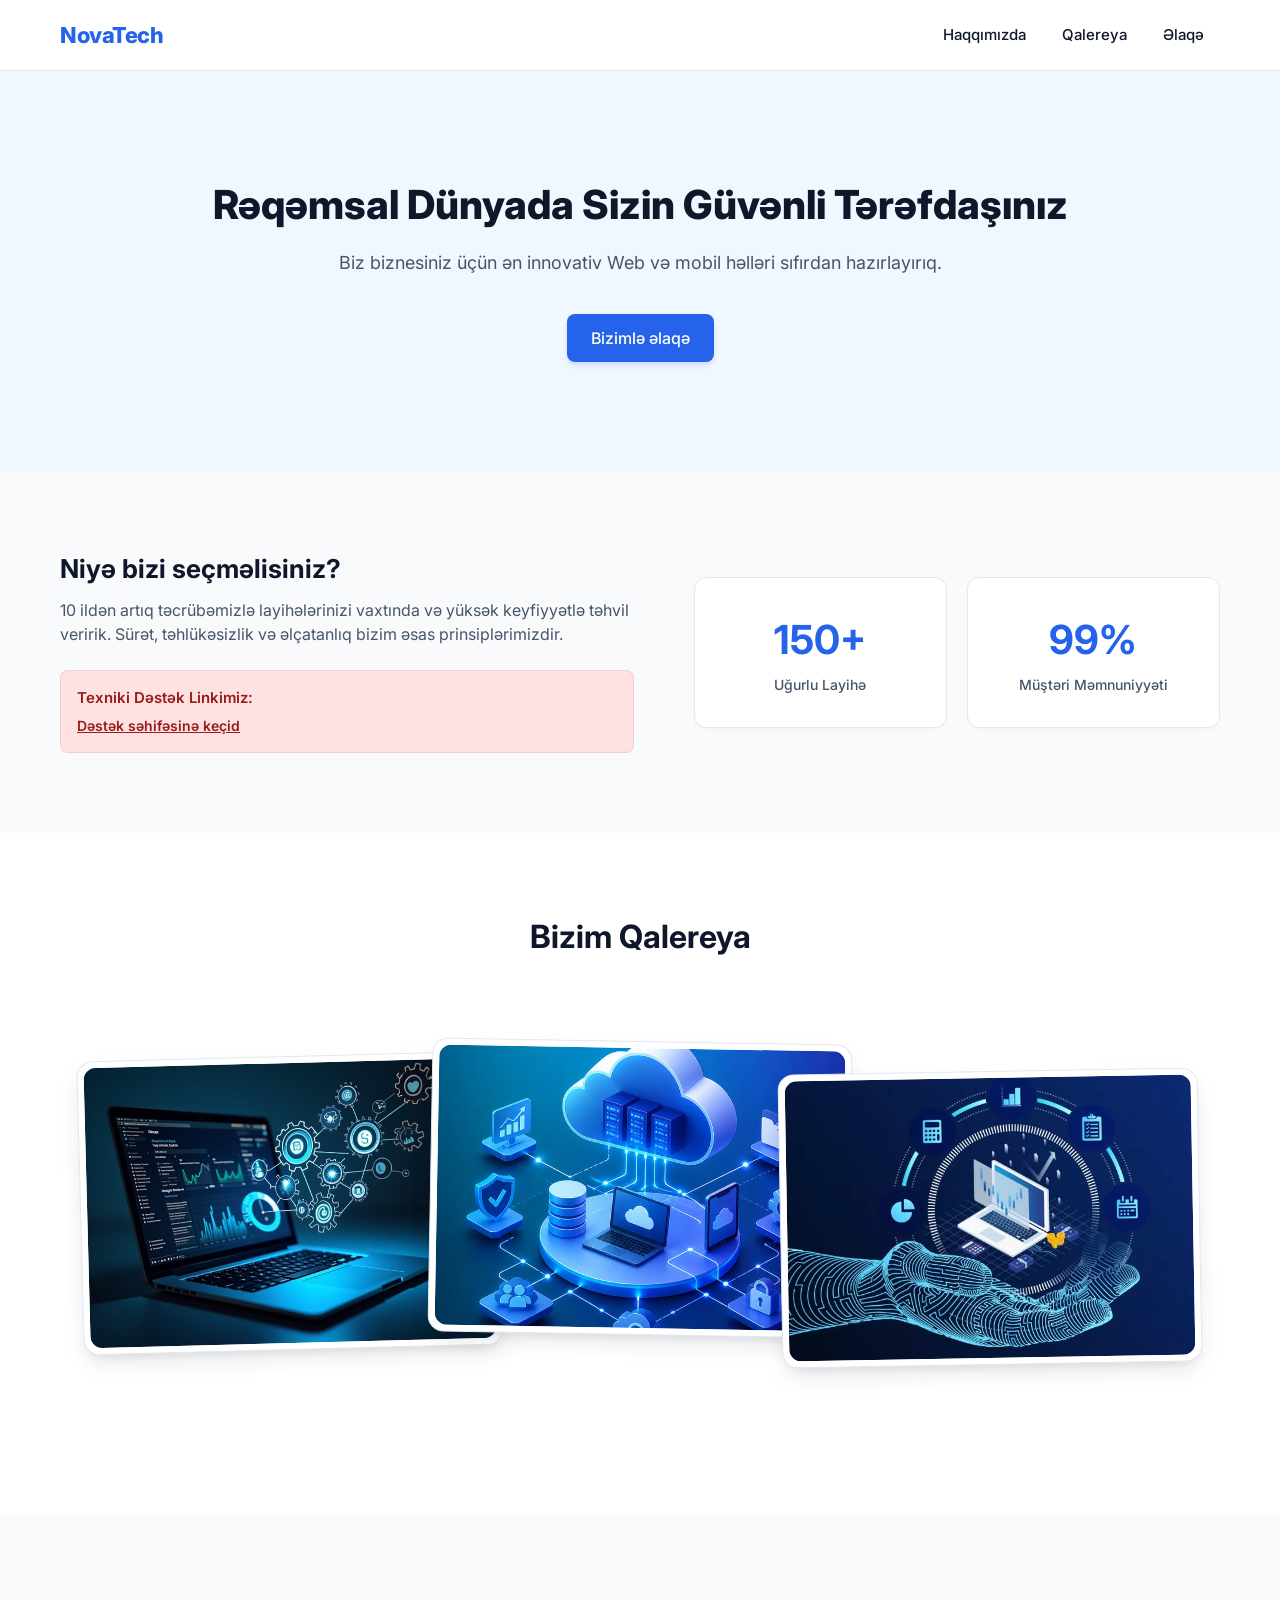
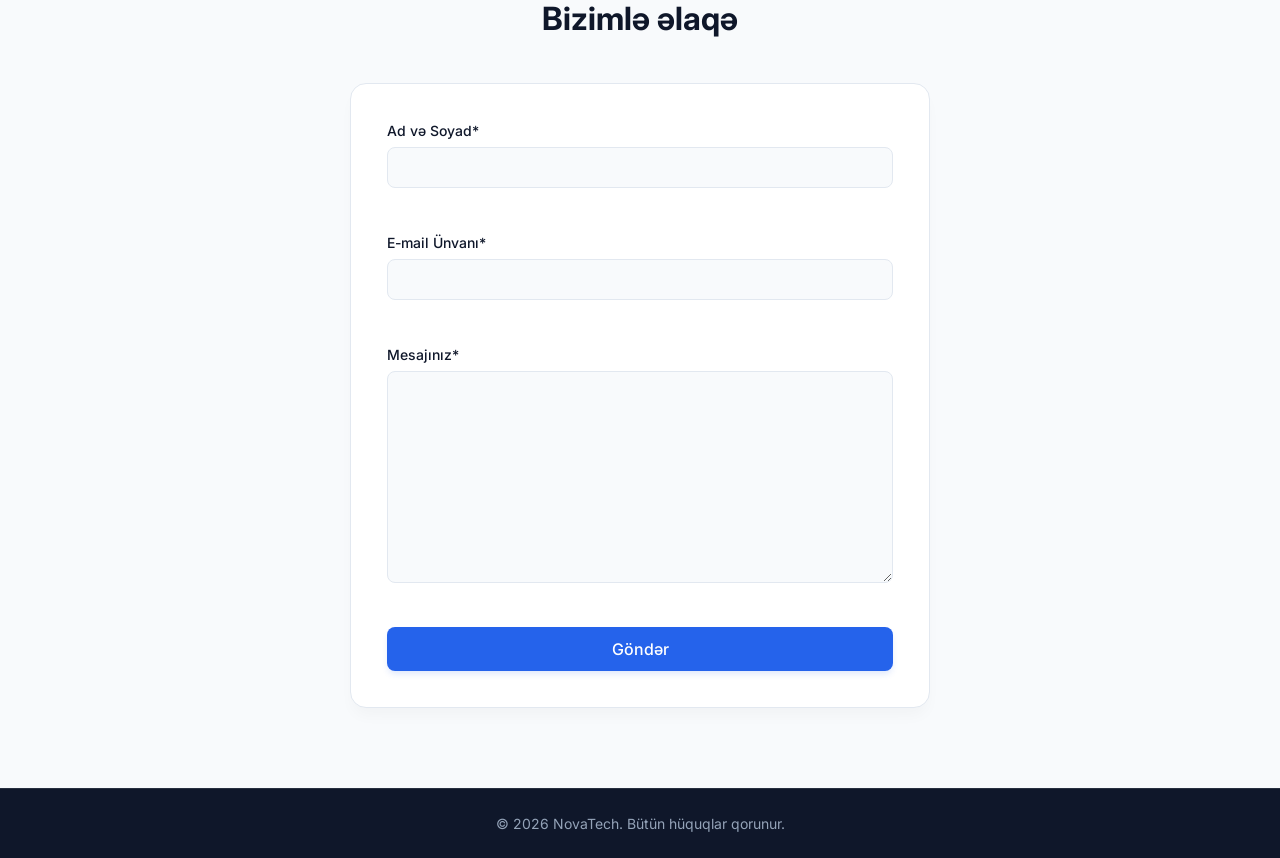
<file: index.html>
<!DOCTYPE html>
<html lang="az">

<head>
    <meta charset="UTF-8">
    <meta name="viewport" content="width=device-width, initial-scale=1.0">
    <title>NovaTech - Rəqəmsal Həllər</title>
    <link rel="stylesheet" href="styles.css">
    <link rel="preconnect" href="https://fonts.googleapis.com">
    <link rel="preconnect" href="https://fonts.gstatic.com" crossorigin>
    <link href="https://fonts.googleapis.com/css2?family=Inter:wght@400;500;600;700;800&display=swap" rel="stylesheet">
</head>

<body>
    <a href="#main-content" class="skip-link">Əsas məzmuna keçid</a>
    <header class="header">
        <div class="header__container">
            <a href="index.html" class="header__logo">NovaTech</a>
            <button class="header__toggle" id="menu-toggle" aria-expanded="false" aria-controls="main-nav"
                aria-label="Menyunu aç/bağla">
                <span class="header__toggle-bar"></span>
                <span class="header__toggle-bar"></span>
                <span class="header__toggle-bar"></span>
            </button>
            <nav class="header__nav" id="main-nav">
                <ul class="header__nav-list">
                    <li class="header__nav-item"><a href="#haqqimizda" class="header__nav-link">Haqqımızda</a></li>
                    <li class="header__nav-item"><a href="#galereya" class="header__nav-link">Qalereya</a></li>
                    <li class="header__nav-item"><a href="#elaqe" class="header__nav-link">Əlaqə</a></li>
                </ul>
            </nav>
            <div class="header__overlay" id="menu-overlay"></div>
        </div>
    </header>

    <main class="main-content" id="main-content" tabindex="-1">
        <!-- Hero Section -->
        <section class="hero">
            <div class="hero__container">
                <h1 class="hero__title">Rəqəmsal Dünyada Sizin Güvənli Tərəfdaşınız</h1>
                <p class="hero__description">Biz biznesiniz üçün ən innovativ Web və mobil həlləri sıfırdan
                    hazırlayırıq.</p>
                <a href="#elaqe" class="button button--primary hero__button">Bizimlə əlaqə</a>
            </div>
        </section>

        <!-- Haqqımızda Section -->
        <section class="about" id="haqqimizda">
            <div class="about__container">
                <div class="about__left">
                    <div class="about__content">
                        <h2 class="about__title">Niyə bizi seçməlisiniz?</h2>
                        <p class="about__text">10 ildən artıq təcrübəmizlə layihələrinizi vaxtında və yüksək keyfiyyətlə
                            təhvil veririk.
                            Sürət, təhlükəsizlik və əlçatanlıq bizim əsas prinsiplərimizdir.</p>
                    </div>
                    <div class="about__support">
                        <h3 class="about__support-title">Texniki Dəstək Linkimiz:</h3>
                        <a href="#" class="about__support-link">Dəstək səhifəsinə keçid</a>
                    </div>
                </div>
                <div class="about__right">
                    <div class="about__stat-card">
                        <span class="about__stat-number">150+</span>
                        <p class="about__stat-label">Uğurlu Layihə</p>
                    </div>
                    <div class="about__stat-card">
                        <span class="about__stat-number">99%</span>
                        <p class="about__stat-label">Müştəri Məmnuniyyəti</p>
                    </div>
                </div>
            </div>
        </section>

        <!-- Qalereya Section -->
        <section class="gallery" id="galereya">
            <div class="gallery__container">
                <h2 class="gallery__title">Bizim Qalereya</h2>
                <div class="gallery__grid">
                    <div class="gallery__item gallery__item--1" tabindex="0">
                        <img src="assets/tech1.jpeg" alt="Ofis mühiti və komanda işi" class="gallery__image">
                    </div>
                    <div class="gallery__item gallery__item--2" tabindex="0">
                        <img src="assets/tech2.jpeg" alt="Kompüterdə kod yazan proqramçı" class="gallery__image">
                    </div>
                    <div class="gallery__item gallery__item--3" tabindex="0">
                        <img src="assets/tech3.jpeg" alt="Müasir server otağı və şəbəkə avadanlıqları" class="gallery__image">
                    </div>
                </div>
            </div>
        </section>

        <!-- Əlaqə Section -->
        <section class="contact" id="elaqe">
            <div class="contact__container">
                <h2 class="contact__title">Bizimlə əlaqə</h2>
                <form action="#" method="POST" class="contact__form" netlify>
                    <div class="contact__form-group">
                        <label for="fullname" class="contact__label">Ad və Soyad*</label>
                        <input type="text" id="fullname" name="fullname" class="contact__input" autocomplete="name" aria-describedby="fullname-error">
                        <span class="contact__error" id="fullname-error" aria-live="polite"></span>
                    </div>
                    <div class="contact__form-group">
                        <label for="email" class="contact__label">E-mail Ünvanı*</label>
                        <input type="email" id="email" name="email" class="contact__input" autocomplete="email" aria-describedby="email-error">
                        <span class="contact__error" id="email-error" aria-live="polite"></span>
                    </div>
                    <div class="contact__form-group">
                        <label for="message" class="contact__label">Mesajınız*</label>
                        <textarea name="message" id="message" cols="30" rows="10" class="contact__textarea" aria-describedby="message-error"></textarea>
                        <span class="contact__error" id="message-error" aria-live="polite"></span>
                    </div>
                    <button type="submit" class="button button--submit contact__button" id="submit-btn">Göndər</button>
                    <div class="contact__success" id="form-success" aria-live="polite" hidden>
                        Mesajınız uğurla göndərildi! Tezliklə sizinlə əlaqə saxlayacağıq.
                    </div>
                </form>
            </div>
        </section>
    </main>

    <footer class="footer">
        <div class="footer__container">
            <p class="footer__text">&copy; 2026 NovaTech. Bütün hüquqlar qorunur.</p>
        </div>
    </footer>
    <script src="script.js"></script>
</body>

</html>
</file>
<file: styles.css>
:root {
    /* Rənglər */
    --primary-color: #2563eb;
    --primary-hover: #1d4ed8;

    --bg-primary: #ffffff;
    --bg-secondary: #f8fafc;
    --bg-hero: #f0f7ff;

    --text-main: #0f172a;
    --text-muted: #475569;
    --text-light: #94a3b8;

    --border-color: #e2e8f0;

    --alert-bg: #fee2e2;
    --alert-text: #991b1b;

    /* Validasiya rəngləri */
    --error-color: #dc2626;
    --error-text: #b91c1c;
    --error-bg: #fff5f5;
    --error-ring: rgba(220, 38, 38, 0.1);
    --error-ring-focus: rgba(220, 38, 38, 0.15);

    --success-color: #16a34a;
    --success-text: #15803d;
    --success-bg: #f0fdf4;
    --success-border: #bbf7d0;
    --success-ring: rgba(22, 163, 74, 0.12);

    /* Şriftlər */
    --font-sans: 'Inter', system-ui, -apple-system, sans-serif;
}

/* Base resets */
* {
    margin: 0;
    padding: 0;
    box-sizing: border-box;
}

/* Utility: scroll lock (JS tərəfindən tətbiq olunur, inline style əvəzinə) */
.body--no-scroll {
    overflow: hidden;
}

html {
    scroll-behavior: smooth;
}

section[id] {
    scroll-margin-top: 64px;
}

body {
    font-family: var(--font-sans);
    background-color: var(--bg-secondary);
    color: var(--text-main);
    line-height: 1.5;
    -webkit-font-smoothing: antialiased;
    -moz-osx-font-smoothing: grayscale;
}

/* Accessibility focus styles and Skip link */
.skip-link {
    position: absolute;
    top: -100px;
    left: 20px;
    background-color: var(--primary-color);
    color: var(--bg-primary);
    padding: 10px 20px;
    border-radius: 0 0 8px 8px;
    font-weight: 600;
    text-decoration: none;
    z-index: 10000;
    transition: top 0.2s ease;
}

.skip-link:focus-visible {
    top: 0;
    outline: 3px solid var(--text-main);
    outline-offset: 2px;
}

/* Reset default focus ring for keyboard users globally, replacing with consistent highly visible focus ring */
:focus-visible {
    outline: 3px solid var(--primary-color);
    outline-offset: 3px;
}

/* Custom focus styles for elements where default style is not ideal */
.button:focus-visible,
.header__logo:focus-visible,
.header__nav-link:focus-visible,
.about__support-link:focus-visible {
    outline: 3px solid var(--primary-color);
    outline-offset: 4px;
}

.contact__input:focus-visible,
.contact__textarea:focus-visible {
    outline: none;
    border-color: var(--primary-color);
    box-shadow: 0 0 0 3px rgba(37, 99, 235, 0.25);
    background-color: var(--bg-primary);
}

/* Layout container */
.header__container,
.hero__container,
.about__container,
.gallery__container,
.contact__container,
.footer__container {
    width: 100%;
    max-width: 1200px;
    margin: 0 auto;
    padding: 0 20px;
}

/* Reusable Button Block */
.button {
    display: inline-block;
    font-family: var(--font-sans);
    font-size: 16px;
    font-weight: 500;
    text-decoration: none;
    padding: 12px 24px;
    border-radius: 8px;
    border: none;
    cursor: pointer;
    text-align: center;
    transition: all 0.2s cubic-bezier(0.4, 0, 0.2, 1);
}

.button:active {
    transform: scale(0.98);
}

.button--primary {
    background-color: var(--primary-color);
    color: var(--bg-primary);
    box-shadow: 0 4px 6px -1px rgba(37, 99, 235, 0.15), 0 2px 4px -2px rgba(37, 99, 235, 0.15);
}

.button--primary:hover {
    background-color: var(--primary-hover);
    box-shadow: 0 4px 12px -1px rgba(37, 99, 235, 0.25), 0 2px 8px -2px rgba(37, 99, 235, 0.25);
}

.button--submit {
    background-color: var(--primary-color);
    color: var(--bg-primary);
    width: 100%;
    box-shadow: 0 4px 6px -1px rgba(37, 99, 235, 0.15);
}

.button--submit:hover {
    background-color: var(--primary-hover);
    box-shadow: 0 4px 12px -1px rgba(37, 99, 235, 0.25);
}

/* Header Section */
.header {
    background-color: var(--bg-primary);
    border-bottom: 1px solid var(--border-color);
    position: sticky;
    top: 0;
    z-index: 100;
}

.header__container {
    display: flex;
    flex-direction: row;
    align-items: center;
    justify-content: space-between;
    height: 64px;
    padding-top: 0;
    padding-bottom: 0;
}

.header__logo {
    font-size: 22px;
    font-weight: 800;
    letter-spacing: -0.5px;
    text-decoration: none;
    color: var(--primary-color);
    transition: opacity 0.2s ease;
}

.header__logo:hover {
    opacity: 0.9;
}

.header__toggle {
    display: flex;
    flex-direction: column;
    justify-content: space-between;
    width: 24px;
    height: 18px;
    background: transparent;
    border: none;
    cursor: pointer;
    padding: 0;
    z-index: 1100;
    position: relative;
}

.header__toggle:focus-visible {
    outline: 2px solid var(--primary-color);
    outline-offset: 4px;
}

.header__toggle-bar {
    display: block;
    width: 100%;
    height: 2px;
    background-color: var(--text-main);
    border-radius: 2px;
    transition: all 0.3s cubic-bezier(0.4, 0, 0.2, 1);
}

.header__toggle--active .header__toggle-bar:nth-child(1) {
    transform: translateY(8px) rotate(45deg);
}

.header__toggle--active .header__toggle-bar:nth-child(2) {
    opacity: 0;
    transform: translateX(-10px);
}

.header__toggle--active .header__toggle-bar:nth-child(3) {
    transform: translateY(-8px) rotate(-45deg);
}

.header__nav {
    position: fixed;
    top: 0;
    right: 0;
    height: 100dvh;
    width: 280px;
    max-width: 80%;
    background-color: var(--bg-primary);
    z-index: 1000;
    box-shadow: -4px 0 20px rgba(15, 23, 42, 0.08);
    display: flex;
    flex-direction: column;
    padding: 80px 24px 24px;
    transform: translateX(100%);
    visibility: hidden;
    transition: transform 0.3s cubic-bezier(0.4, 0, 0.2, 1), visibility 0.3s cubic-bezier(0.4, 0, 0.2, 1);
}

.header__nav--open {
    transform: translateX(0);
    visibility: visible;
}

.header__nav-list {
    display: flex;
    flex-direction: column;
    align-items: flex-start;
    gap: 16px;
    list-style: none;
    width: 100%;
}

.header__nav-item {
    width: 100%;
}

.header__nav-link {
    display: block;
    color: var(--text-main);
    text-decoration: none;
    font-weight: 500;
    font-size: 16px;
    padding: 12px 16px;
    border-radius: 8px;
    width: 100%;
    transition: all 0.2s ease;
}

.header__nav-link:hover {
    color: var(--primary-color);
    background-color: var(--bg-hero);
}

.header__overlay {
    position: fixed;
    top: 0;
    left: 0;
    width: 100%;
    height: 100%;
    background-color: rgba(15, 23, 42, 0.4);
    backdrop-filter: blur(4px);
    z-index: 999;
    opacity: 0;
    pointer-events: none;
    transition: opacity 0.3s ease;
}

.header__overlay--visible {
    opacity: 1;
    pointer-events: auto;
}

/* Hero Section */
.hero {
    background-color: var(--bg-hero);
    padding: 60px 0;
    text-align: center;
}

.hero__container {
    display: flex;
    flex-direction: column;
    align-items: center;
    gap: 20px;
}

.hero__title {
    font-size: 30px;
    font-weight: 800;
    line-height: 1.25;
    color: var(--text-main);
    max-width: 25ch;
}

.hero__description {
    font-size: 16px;
    font-weight: 400;
    color: var(--text-muted);
    max-width: 45ch;
}

.hero__button {
    margin-top: 10px;
}

/* About (Haqqımızda) Section */
.about {
    background-color: var(--bg-secondary);
    padding: 60px 0;
}

.about__container {
    display: flex;
    flex-direction: column;
    gap: 40px;
}

.about__left {
    display: flex;
    flex-direction: column;
    gap: 24px;
}

.about__content {
    display: flex;
    flex-direction: column;
    gap: 12px;
}

.about__title {
    font-size: 26px;
    font-weight: 700;
    line-height: 1.3;
    color: var(--text-main);
}

.about__text {
    font-size: 16px;
    color: var(--text-muted);
}

.about__support {
    background-color: var(--alert-bg);
    border: 1px solid rgba(153, 27, 27, 0.1);
    border-radius: 8px;
    padding: 16px;
    display: flex;
    flex-direction: column;
    gap: 6px;
}

.about__support-title {
    font-size: 15px;
    font-weight: 600;
    color: var(--alert-text);
}

.about__support-link {
    font-size: 14px;
    font-weight: 600;
    color: var(--alert-text);
    text-decoration: underline;
    transition: opacity 0.2s ease;
}

.about__support-link:hover {
    opacity: 0.85;
}

.about__right {
    display: flex;
    flex-direction: column;
    gap: 16px;
}

.about__stat-card {
    background-color: var(--bg-primary);
    border: 1px solid var(--border-color);
    border-radius: 12px;
    padding: 24px;
    text-align: center;
    box-shadow: 0 4px 6px -1px rgba(0, 0, 0, 0.02), 0 2px 4px -2px rgba(0, 0, 0, 0.02);
    transition: all 0.2s ease;
}

.about__stat-card:hover {
    transform: translateY(-2px);
    box-shadow: 0 8px 12px -3px rgba(0, 0, 0, 0.05), 0 4px 6px -4px rgba(0, 0, 0, 0.05);
}

.about__stat-number {
    display: block;
    font-size: 36px;
    font-weight: 700;
    color: var(--primary-color);
    margin-bottom: 4px;
}

.about__stat-label {
    font-size: 14px;
    font-weight: 500;
    color: var(--text-muted);
}

/* Gallery (Qalereya) Section */
.gallery {
    background-color: var(--bg-primary);
    padding: 60px 0 80px;
    overflow: hidden;
}

.gallery__title {
    font-size: 26px;
    font-weight: 700;
    color: var(--text-main);
    text-align: center;
    margin-bottom: 40px;
}

/* Mobile-first Overlapping Stacking Layout */
.gallery__grid {
    display: flex;
    flex-direction: column;
    align-items: center;
    padding: 10px 10px 30px;
    position: relative;
}

.gallery__item {
    position: relative;
    width: 100%;
    max-width: 420px;
    border-radius: 16px;
    background-color: var(--bg-primary);
    padding: 6px;
    border: 1px solid var(--border-color);
    box-shadow: 0 10px 25px -5px rgba(15, 23, 42, 0.12), 0 8px 10px -6px rgba(15, 23, 42, 0.08);
    transition: all 0.4s cubic-bezier(0.16, 1, 0.3, 1);
    outline: none;
}

/* Stacking & Overlapping with Z-Index */
.gallery__item--1 {
    z-index: 1;
}

.gallery__item--2 {
    z-index: 2;
    margin-top: -45px;
    transform: translateX(12px);
}

.gallery__item--3 {
    z-index: 3;
    margin-top: -45px;
    transform: translateX(-12px);
}

/* Hover & Focus Interaction - Brings active item to top */
.gallery__item:hover,
.gallery__item:focus,
.gallery__item:focus-within {
    z-index: 10 !important;
    transform: translateY(-8px) scale(1.03) rotate(0deg) !important;
    border-color: var(--primary-color);
    box-shadow: 0 20px 30px -5px rgba(37, 99, 235, 0.25), 0 12px 15px -8px rgba(15, 23, 42, 0.15);
}

.gallery__image {
    width: 100%;
    height: 220px;
    object-fit: cover;
    border-radius: 12px;
    display: block;
}

/* Contact (Əlaqə) Section */
.contact {
    background-color: var(--bg-secondary);
    padding: 60px 0;
}

.contact__title {
    font-size: 26px;
    font-weight: 700;
    color: var(--text-main);
    text-align: center;
    margin-bottom: 30px;
}

.contact__form {
    background-color: var(--bg-primary);
    border: 1px solid var(--border-color);
    border-radius: 16px;
    padding: 24px;
    box-shadow: 0 10px 15px -3px rgba(0, 0, 0, 0.03);
    display: flex;
    flex-direction: column;
    gap: 16px;
}

.contact__form-group {
    display: flex;
    flex-direction: column;
    gap: 6px;
}

.contact__label {
    font-size: 14px;
    font-weight: 500;
    color: var(--text-main);
}

.contact__input,
.contact__textarea {
    font-family: var(--font-sans);
    font-size: 15px;
    padding: 10px 14px;
    border: 1px solid var(--border-color);
    border-radius: 8px;
    width: 100%;
    background-color: var(--bg-secondary);
    transition: all 0.2s ease;
}

.contact__input:focus,
.contact__textarea:focus {
    outline: none;
    border-color: var(--primary-color);
    box-shadow: 0 0 0 3px rgba(37, 99, 235, 0.12);
    background-color: var(--bg-primary);
}

.contact__textarea {
    resize: vertical;
    min-height: 120px;
}


/* Contact Form — Validation Styles (Checkpoint 4) */

/* Invalid input field */
.contact__input--invalid,
.contact__textarea--invalid {
    border-color: var(--error-color);
    background-color: var(--error-bg);
    box-shadow: 0 0 0 3px var(--error-ring);
}

.contact__input--invalid:focus,
.contact__textarea--invalid:focus {
    border-color: var(--error-color);
    box-shadow: 0 0 0 3px var(--error-ring-focus);
    background-color: var(--error-bg);
}

/* Valid input field */
.contact__input--valid,
.contact__textarea--valid {
    border-color: var(--success-color);
    background-color: var(--success-bg);
}

.contact__input--valid:focus,
.contact__textarea--valid:focus {
    border-color: var(--success-color);
    box-shadow: 0 0 0 3px var(--success-ring);
    background-color: var(--success-bg);
}

/* Error message text */
.contact__error {
    display: block;
    font-size: 13px;
    font-weight: 500;
    color: var(--error-text); /* Tünd qırmızı - ağ fon üzərində kontrastı (6.5:1) təmin etmək üçün */
    min-height: 18px;
    opacity: 0;
    transform: translateY(-4px);
    transition: opacity 0.2s ease, transform 0.2s ease;
}

.contact__error:not(:empty) {
    opacity: 1;
    transform: translateY(0);
}

/* Success message */
.contact__success {
    background-color: var(--success-bg);
    border: 1px solid var(--success-border);
    border-radius: 8px;
    padding: 14px 18px;
    font-size: 14px;
    font-weight: 500;
    color: var(--success-text);
    text-align: center;
}

/* Shake animation for failed submit attempt */
@keyframes shake {
    0%, 100% { transform: translateX(0); }
    15%       { transform: translateX(-6px); }
    30%       { transform: translateX(6px); }
    45%       { transform: translateX(-4px); }
    60%       { transform: translateX(4px); }
    75%       { transform: translateX(-2px); }
    90%       { transform: translateX(2px); }
}

.contact__form--shake {
    animation: shake 0.45s ease;
}

/* Footer Section */
.footer {
    background-color: var(--text-main);
    border-top: 1px solid rgba(255, 255, 255, 0.1);
    padding: 24px 0;
}

.footer__text {
    font-size: 14px;
    color: var(--text-light);
    text-align: center;
}


/* ==========================================================================
   MEDIA QUERIES (Mobile-First Responsiveness)
   ========================================================================== */

/* 1. Tablet Breakpoint (min-width: 768px) */
@media (min-width: 768px) {
    section[id] {
        scroll-margin-top: 70px;
    }

    .header__container {
        flex-direction: row;
        justify-content: space-between;
        height: 70px;
        padding-top: 0;
        padding-bottom: 0;
    }

    .header__toggle {
        display: none;
    }

    .header__overlay {
        display: none;
    }

    .header__nav {
        position: static;
        height: auto;
        width: auto;
        max-width: none;
        background-color: transparent;
        box-shadow: none;
        padding: 0;
        transform: none;
        transition: none;
        display: block;
        visibility: visible;
    }

    .header__nav-list {
        flex-direction: row;
        align-items: center;
        gap: 4px;
    }

    .header__nav-link {
        display: inline-block;
        font-size: 15px;
        padding: 8px 16px;
        width: auto;
    }

    .hero {
        padding: 80px 0;
    }

    .hero__title {
        font-size: 36px;
        max-width: 30ch;
    }

    .hero__description {
        font-size: 18px;
        max-width: 55ch;
    }

    .about {
        padding: 80px 0;
    }

    .about__container {
        flex-direction: row;
        align-items: flex-start;
        gap: 30px;
    }

    .about__left {
        flex: 1.2;
    }

    .about__right {
        flex: 0.8;
        gap: 20px;
    }

    .gallery {
        padding: 80px 0 100px;
    }

    .gallery__title {
        font-size: 32px;
        margin-bottom: 50px;
    }

    /* Tablet Overlapping Grid Layout */
    .gallery__grid {
        display: grid;
        grid-template-columns: repeat(12, 1fr);
        padding: 20px 10px 40px;
        align-items: center;
    }

    .gallery__item {
        max-width: none;
    }

    .gallery__item--1 {
        grid-column: 1 / 8;
        grid-row: 1;
        z-index: 1;
        transform: none;
    }

    .gallery__item--2 {
        grid-column: 6 / 13;
        grid-row: 1;
        z-index: 2;
        margin-top: 40px;
        transform: none;
    }

    .gallery__item--3 {
        grid-column: 3 / 11;
        grid-row: 2;
        z-index: 3;
        margin-top: -60px;
        transform: none;
    }

    .gallery__image {
        height: 250px;
    }

    .contact {
        padding: 80px 0;
    }

    .contact__title {
        font-size: 32px;
        margin-bottom: 40px;
    }

    .contact__form {
        max-width: 580px;
        margin: 0 auto;
        padding: 36px;
        gap: 20px;
    }
}

/* 2. Desktop Breakpoint (min-width: 1024px) */
@media (min-width: 1024px) {
    .hero {
        padding: 110px 0;
    }

    .hero__title {
        font-size: 40px;
        line-height: 1.2;
        max-width: 35ch;
    }

    .hero__description {
        margin-bottom: 8px;
    }

    .about__container {
        gap: 60px;
    }

    .about__right {
        flex-direction: row;
        flex: 1.1;
        align-self: center;
    }

    .about__stat-card {
        flex: 1;
        padding: 32px 24px;
    }

    .about__stat-number {
        font-size: 40px;
    }

    /* Desktop Overlapping Layout (3 staggered overlapping cards) */
    .gallery__grid {
        display: flex;
        flex-direction: row;
        justify-content: center;
        align-items: center;
        padding: 30px 20px 50px;
    }

    .gallery__item {
        flex: 1;
        max-width: 440px;
    }

    .gallery__item--1 {
        z-index: 1;
        margin-top: 0;
        transform: rotate(-1.5deg);
    }

    .gallery__item--2 {
        z-index: 2;
        margin-left: -70px;
        margin-top: -30px;
        transform: rotate(1deg);
    }

    .gallery__item--3 {
        z-index: 3;
        margin-left: -70px;
        margin-top: 30px;
        transform: rotate(-1deg);
    }

    .gallery__item:hover,
    .gallery__item:focus,
    .gallery__item:focus-within {
        z-index: 20 !important;
        transform: translateY(-12px) scale(1.05) rotate(0deg) !important;
    }

    .gallery__image {
        height: 280px;
    }
}
</file>
